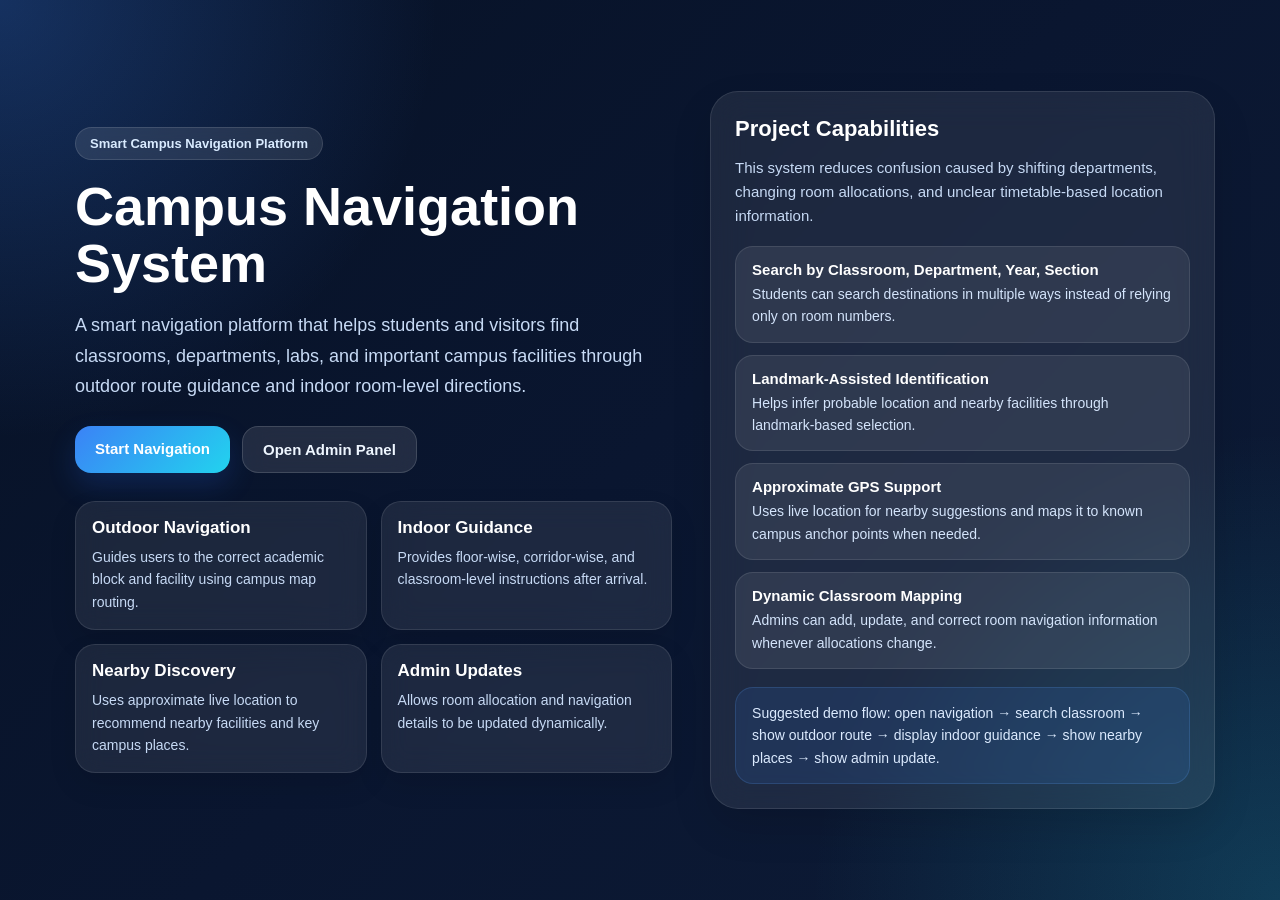
<file: index.html>
<!DOCTYPE html>
<html lang="en">
<head>
  <meta charset="UTF-8" />
  <meta name="viewport" content="width=device-width, initial-scale=1.0" />
  <title>Campus Navigation System</title>
  <style>
    *{
      box-sizing:border-box;
    }

    body{
      margin:0;
      font-family: Arial, sans-serif;
      color:#eef6ff;
      background:
        radial-gradient(circle at top left, rgba(59,130,246,0.28), transparent 28%),
        radial-gradient(circle at bottom right, rgba(34,211,238,0.18), transparent 30%),
        linear-gradient(135deg, #071226, #0a1630, #0d1b36);
      min-height:100vh;
    }

    .hero{
      min-height:100vh;
      display:flex;
      align-items:center;
      justify-content:center;
      padding:40px 20px;
    }

    .container{
      max-width:1150px;
      width:100%;
      display:grid;
      grid-template-columns:1.1fr 0.9fr;
      gap:28px;
      align-items:center;
    }

    .left{
      padding:10px;
    }

    .badge{
      display:inline-block;
      background:rgba(255,255,255,0.10);
      color:#d9ebff;
      padding:8px 14px;
      border-radius:999px;
      font-size:13px;
      font-weight:700;
      margin-bottom:18px;
      border:1px solid rgba(255,255,255,0.12);
      backdrop-filter: blur(12px);
      -webkit-backdrop-filter: blur(12px);
    }

    h1{
      margin:0 0 14px;
      font-size:54px;
      line-height:1.06;
      color:#ffffff;
    }

    .subtitle{
      font-size:18px;
      line-height:1.7;
      color:#c7daf5;
      max-width:650px;
      margin-bottom:24px;
    }

    .actions{
      display:flex;
      flex-wrap:wrap;
      gap:12px;
      margin-bottom:28px;
    }

    .btn{
      text-decoration:none;
      padding:14px 20px;
      border-radius:16px;
      font-weight:700;
      font-size:15px;
      transition:0.22s ease;
      display:inline-block;
    }

    .btn-primary{
      background:linear-gradient(135deg, #3b82f6, #22d3ee);
      color:white;
      box-shadow:0 12px 28px rgba(37,99,235,0.20);
    }

    .btn-primary:hover{
      transform:translateY(-2px);
      filter:brightness(1.04);
    }

    .btn-secondary{
      background:rgba(255,255,255,0.10);
      color:#eef6ff;
      border:1px solid rgba(255,255,255,0.14);
      backdrop-filter: blur(12px);
      -webkit-backdrop-filter: blur(12px);
    }

    .btn-secondary:hover{
      background:rgba(255,255,255,0.14);
    }

    .highlights{
      display:grid;
      grid-template-columns:repeat(2, minmax(0, 1fr));
      gap:14px;
      margin-top:10px;
    }

    .mini-card{
      background:rgba(255,255,255,0.08);
      border:1px solid rgba(255,255,255,0.10);
      border-radius:20px;
      padding:16px;
      box-shadow:0 12px 28px rgba(0,0,0,0.10);
      backdrop-filter: blur(14px);
      -webkit-backdrop-filter: blur(14px);
    }

    .mini-card h3{
      margin:0 0 8px;
      font-size:17px;
      color:#ffffff;
    }

    .mini-card p{
      margin:0;
      color:#c7daf5;
      font-size:14px;
      line-height:1.6;
    }

    .right{
      background:rgba(255,255,255,0.08);
      border:1px solid rgba(255,255,255,0.10);
      border-radius:28px;
      padding:24px;
      box-shadow:0 18px 40px rgba(0,0,0,0.12);
      backdrop-filter: blur(18px);
      -webkit-backdrop-filter: blur(18px);
    }

    .preview-title{
      margin:0 0 14px;
      font-size:22px;
      color:#ffffff;
    }

    .preview-sub{
      margin:0 0 18px;
      color:#c7daf5;
      line-height:1.6;
      font-size:15px;
    }

    .feature-list{
      display:grid;
      gap:12px;
    }

    .feature{
      background:rgba(255,255,255,0.08);
      border:1px solid rgba(255,255,255,0.10);
      border-radius:18px;
      padding:14px 16px;
    }

    .feature strong{
      display:block;
      font-size:15px;
      margin-bottom:5px;
      color:#ffffff;
    }

    .feature span{
      color:#d4e4fb;
      font-size:14px;
      line-height:1.6;
    }

    .footer-note{
      margin-top:18px;
      padding:14px 16px;
      border-radius:18px;
      background:rgba(59,130,246,0.12);
      color:#dbeafe;
      font-size:14px;
      line-height:1.6;
      border:1px solid rgba(96,165,250,0.18);
    }

    @media (max-width: 900px){
      .container{
        grid-template-columns:1fr;
      }

      h1{
        font-size:40px;
      }
    }

    @media (max-width: 600px){
      h1{
        font-size:34px;
      }

      .subtitle{
        font-size:16px;
      }

      .highlights{
        grid-template-columns:1fr;
      }

      .actions{
        flex-direction:column;
      }

      .btn{
        width:100%;
        text-align:center;
      }
    }
  </style>
</head>
<body>
  <section class="hero">
    <div class="container">
      <div class="left">
        <div class="badge">Smart Campus Navigation Platform</div>
        <h1>Campus Navigation System</h1>
        <p class="subtitle">
          A smart navigation platform that helps students and visitors find classrooms,
          departments, labs, and important campus facilities through outdoor route guidance
          and indoor room-level directions.
        </p>

        <div class="actions">
          <a class="btn btn-primary" href="navigator.html">Start Navigation</a>
          <a class="btn btn-secondary" href="admin.html">Open Admin Panel</a>
        </div>

        <div class="highlights">
          <div class="mini-card">
            <h3>Outdoor Navigation</h3>
            <p>Guides users to the correct academic block and facility using campus map routing.</p>
          </div>
          <div class="mini-card">
            <h3>Indoor Guidance</h3>
            <p>Provides floor-wise, corridor-wise, and classroom-level instructions after arrival.</p>
          </div>
          <div class="mini-card">
            <h3>Nearby Discovery</h3>
            <p>Uses approximate live location to recommend nearby facilities and key campus places.</p>
          </div>
          <div class="mini-card">
            <h3>Admin Updates</h3>
            <p>Allows room allocation and navigation details to be updated dynamically.</p>
          </div>
        </div>
      </div>

      <div class="right">
        <h2 class="preview-title">Project Capabilities</h2>
        <p class="preview-sub">
          This system reduces confusion caused by shifting departments, changing room allocations,
          and unclear timetable-based location information.
        </p>

        <div class="feature-list">
          <div class="feature">
            <strong>Search by Classroom, Department, Year, Section</strong>
            <span>Students can search destinations in multiple ways instead of relying only on room numbers.</span>
          </div>

          <div class="feature">
            <strong>Landmark-Assisted Identification</strong>
            <span>Helps infer probable location and nearby facilities through landmark-based selection.</span>
          </div>

          <div class="feature">
            <strong>Approximate GPS Support</strong>
            <span>Uses live location for nearby suggestions and maps it to known campus anchor points when needed.</span>
          </div>

          <div class="feature">
            <strong>Dynamic Classroom Mapping</strong>
            <span>Admins can add, update, and correct room navigation information whenever allocations change.</span>
          </div>
        </div>

        <div class="footer-note">
          Suggested demo flow: open navigation → search classroom → show outdoor route →
          display indoor guidance → show nearby places → show admin update.
        </div>
      </div>
    </div>
  </section>
</body>
</html>
</file>
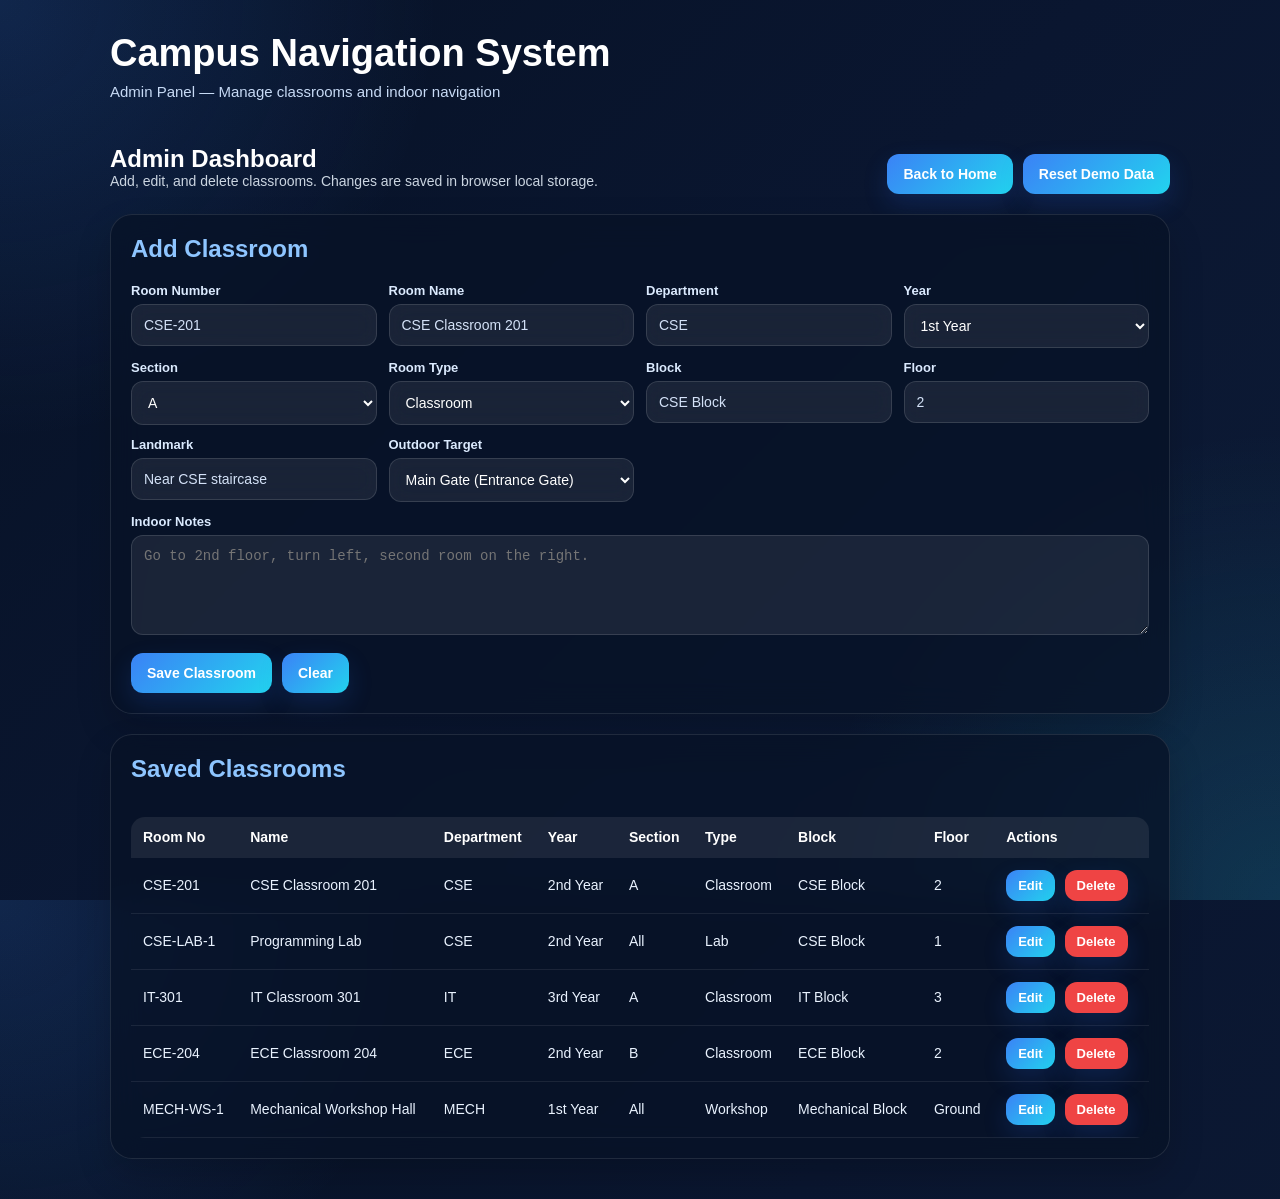
<file: admin.html>
<!DOCTYPE html>
<html lang="en">
<head>
  <meta charset="UTF-8" />
  <meta name="viewport" content="width=device-width, initial-scale=1.0" />
  <title>Admin Panel - Campus Navigation System</title>
  <link rel="stylesheet" href="style.css" />
  <style>
    body{
      margin:0;
      font-family: Arial, sans-serif;
      background:
        radial-gradient(circle at top left, rgba(59,130,246,0.18), transparent 28%),
        radial-gradient(circle at bottom right, rgba(34,211,238,0.14), transparent 30%),
        linear-gradient(135deg, #071226, #0a1630, #0d1b36);
      color:#eaf3ff;
      min-height:100vh;
    }

    .admin-page-header{
      max-width:1100px;
      margin:0 auto;
      padding:32px 20px 10px;
    }

    .admin-page-header h1{
      margin:0;
      font-size:38px;
      color:#ffffff;
    }

    .admin-page-header p{
      margin:8px 0 0;
      color:#c7daf5;
      font-size:15px;
    }

    .admin-container{
      max-width:1100px;
      margin:10px auto 30px;
      padding:20px;
    }

    .top-bar{
      display:flex;
      justify-content:space-between;
      align-items:center;
      gap:12px;
      flex-wrap:wrap;
      margin-bottom:20px;
    }

    .top-bar h2{
      margin:0;
      color:#ffffff;
    }

    .muted{
      color:#cbd5e1;
      font-size:14px;
    }

    .admin-card{
      background:rgba(8,18,38,0.74);
      border:1px solid rgba(255,255,255,0.10);
      border-radius:22px;
      padding:20px;
      margin-bottom:20px;
      text-align:left;
      box-shadow:0 16px 34px rgba(0,0,0,0.18);
      backdrop-filter: blur(16px);
      -webkit-backdrop-filter: blur(16px);
    }

    .admin-card h2{
      margin-top:0;
      color:#8ec5ff;
    }

    .admin-grid{
      display:grid;
      grid-template-columns:repeat(auto-fit, minmax(220px, 1fr));
      gap:12px;
    }

    .admin-grid input,
    .admin-grid select,
    .admin-grid textarea{
      width:100%;
      box-sizing:border-box;
      padding:12px;
      border:1px solid rgba(255,255,255,0.12);
      border-radius:12px;
      font-size:14px;
      outline:none;
      background:rgba(255,255,255,0.08);
      color:#ffffff;
    }

    .admin-grid textarea{
      min-height:100px;
      resize:vertical;
    }

    .admin-grid label{
      display:block;
      margin-bottom:6px;
      color:#dbeafe;
      font-size:13px;
      font-weight:600;
    }

    .admin-grid select option{
      color:#111827;
    }

    .admin-actions{
      display:flex;
      flex-wrap:wrap;
      gap:10px;
      margin-top:14px;
    }

    button{
      padding:12px 16px;
      background:linear-gradient(135deg, #3b82f6, #22d3ee);
      border:none;
      color:white;
      border-radius:12px;
      cursor:pointer;
      font-size:14px;
      font-weight:700;
      transition:0.2s ease;
    }

    button:hover{
      transform:translateY(-1px);
      filter:brightness(1.04);
    }

    .small-btn{
      padding:8px 12px;
      font-size:13px;
      margin-right:6px;
    }

    .danger{
      background:#ef4444;
    }

    .danger:hover{
      background:#dc2626;
    }

    table{
      width:100%;
      border-collapse:collapse;
      margin-top:14px;
      overflow:hidden;
      border-radius:14px;
    }

    th, td{
      padding:12px;
      text-align:left;
      border-bottom:1px solid rgba(255,255,255,0.08);
      font-size:14px;
      color:#eaf3ff;
    }

    th{
      background:rgba(255,255,255,0.08);
      color:#ffffff;
    }

    tr:hover{
      background:rgba(255,255,255,0.03);
    }

    @media (max-width: 768px){
      .admin-page-header{
        padding:24px 16px 8px;
      }

      .admin-page-header h1{
        font-size:28px;
      }

      .admin-container{
        padding:16px;
      }

      .admin-card{
        padding:16px;
        border-radius:18px;
      }

      th, td{
        font-size:12px;
        padding:10px 8px;
      }
    }
  </style>
</head>
<body>
  <div class="admin-page-header">
    <div>
      <h1>Campus Navigation System</h1>
      <p>Admin Panel — Manage classrooms and indoor navigation</p>
    </div>
  </div>

  <div class="admin-container">
    <div class="top-bar">
      <div>
        <h2 style="margin:0;">Admin Dashboard</h2>
        <div class="muted">Add, edit, and delete classrooms. Changes are saved in browser local storage.</div>
      </div>
      <div class="admin-actions">
        <button onclick="goHome()">Back to Home</button>
        <button onclick="resetData()">Reset Demo Data</button>
      </div>
    </div>

    <div class="admin-card">
      <h2 id="formTitle">Add Classroom</h2>

      <div class="admin-grid">
        <input type="hidden" id="roomId" />

        <div>
          <label>Room Number</label>
          <input type="text" id="roomNumber" placeholder="CSE-201" />
        </div>

        <div>
          <label>Room Name</label>
          <input type="text" id="roomName" placeholder="CSE Classroom 201" />
        </div>

        <div>
          <label>Department</label>
          <input type="text" id="department" placeholder="CSE" />
        </div>

        <div>
          <label>Year</label>
          <select id="year">
            <option value="1st Year">1st Year</option>
            <option value="2nd Year">2nd Year</option>
            <option value="3rd Year">3rd Year</option>
            <option value="4th Year">4th Year</option>
          </select>
        </div>

        <div>
          <label>Section</label>
          <select id="section">
            <option value="A">A</option>
            <option value="B">B</option>
            <option value="C">C</option>
            <option value="D">D</option>
            <option value="All">All</option>
          </select>
          </div>

        <div>
          <label>Room Type</label>
          <select id="roomType">
            <option value="Classroom">Classroom</option>
            <option value="Lab">Lab</option>
            <option value="Workshop">Workshop</option>
            <option value="Faculty Room">Faculty Room</option>
            <option value="Department Office">Department Office</option>
          </select>
        </div>

        <div>
          <label>Block</label>
          <input type="text" id="block" placeholder="CSE Block" />
        </div>

        <div>
          <label>Floor</label>
          <input type="text" id="floor" placeholder="2" />
        </div>

        <div>
          <label>Landmark</label>
          <input type="text" id="landmark" placeholder="Near CSE staircase" />
        </div>

        <div>
          <label>Outdoor Target</label>
          <select id="outdoorTargetId"></select>
        </div>

        <div style="grid-column:1 / -1;">
          <label>Indoor Notes</label>
          <textarea id="indoorNotes" placeholder="Go to 2nd floor, turn left, second room on the right."></textarea>
        </div>
      </div>

      <div class="admin-actions">
        <button onclick="saveClassroom()">Save Classroom</button>
        <button onclick="clearForm()">Clear</button>
      </div>
    </div>

    <div class="admin-card">
      <h2>Saved Classrooms</h2>
      <div style="overflow-x:auto;">
        <table>
          <thead>
            <tr>
              <th>Room No</th>
              <th>Name</th>
              <th>Department</th>
              <th>Year</th>
              <th>Section</th>
              <th>Type</th>
              <th>Block</th>
              <th>Floor</th>
              <th>Actions</th>
            </tr>
          </thead>
          <tbody id="classroomTableBody"></tbody>
        </table>
      </div>
    </div>
  </div>

  <script src="script.js"></script>
  <script>
    function populateOutdoorTargets() {
      const select = document.getElementById("outdoorTargetId");
      select.innerHTML = locations.map(loc =>
        `<option value="${loc.id}">${loc.name} (${loc.building || loc.category})</option>`
      ).join("");
    }

    function loadTable() {
      const classrooms = getClassrooms();
      const tbody = document.getElementById("classroomTableBody");

      if (!classrooms.length) {
        tbody.innerHTML = `<tr><td colspan="9">No classrooms added yet.</td></tr>`;
        return;
      }

      tbody.innerHTML = classrooms.map(room => `
        <tr>
          <td>${room.roomNumber}</td>
          <td>${room.roomName}</td>
          <td>${room.department}</td>
          <td>${room.year || ""}</td>
          <td>${room.section || ""}</td>
          <td>${room.roomType}</td>
          <td>${room.block}</td>
          <td>${room.floor}</td>
          <td>
            <button class="small-btn" onclick="editRoom('${room.id}')">Edit</button>
            <button class="small-btn danger" onclick="deleteRoom('${room.id}')">Delete</button>
          </td>
        </tr>
      `).join("");
    }

    function saveClassroom() {
      const roomId = document.getElementById("roomId").value.trim();
      const roomNumber = document.getElementById("roomNumber").value.trim();
      const roomName = document.getElementById("roomName").value.trim();
      const department = document.getElementById("department").value.trim();
      const yearEl = document.getElementById("year");
      const sectionEl = document.getElementById("section");

      const year = yearEl ? yearEl.value : "";
      const section = sectionEl ? sectionEl.value : "";
      const roomType = document.getElementById("roomType").value;
      const block = document.getElementById("block").value.trim();
      const floor = document.getElementById("floor").value.trim();
      const landmark = document.getElementById("landmark").value.trim();
      const indoorNotes = document.getElementById("indoorNotes").value.trim();
      const outdoorTargetId = document.getElementById("outdoorTargetId").value;

      if (!roomNumber || !roomName || !department || !block || !floor || !indoorNotes) {
        alert("Please fill all important fields.");
        return;
      }

      const classrooms = getClassrooms();

      const newRoom = {
        id: roomId || (roomNumber.toLowerCase().replace(/[^a-z0-9]+/g, "-") + "-" + Date.now()),
        roomNumber,
        roomName,
        department,
        year,
        section,
        roomType,
        block,
        floor,
        landmark,
        indoorNotes,
        outdoorTargetId
      };

      const index = classrooms.findIndex(r => r.id === newRoom.id);

      if (index >= 0) {
        classrooms[index] = newRoom;
      } else {
        classrooms.push(newRoom);
      }

      localStorage.setItem("mvgr_classrooms", JSON.stringify(classrooms));
      alert("Classroom saved successfully.");
      clearForm();
      loadTable();
    }

    function editRoom(id) {
      const classrooms = getClassrooms();
      const room = classrooms.find(r => r.id === id);
      if (!room) return;

      document.getElementById("formTitle").innerText = "Edit Classroom";
      document.getElementById("roomId").value = room.id;
      document.getElementById("roomNumber").value = room.roomNumber;
      document.getElementById("roomName").value = room.roomName;
      document.getElementById("department").value = room.department;
      document.getElementById("year").value = room.year || "1st Year";
      document.getElementById("section").value = room.section || "A";
      document.getElementById("roomType").value = room.roomType;
      document.getElementById("block").value = room.block;
      document.getElementById("floor").value = room.floor;
      document.getElementById("landmark").value = room.landmark || "";
      document.getElementById("indoorNotes").value = room.indoorNotes;
      document.getElementById("outdoorTargetId").value = room.outdoorTargetId;

      window.scrollTo({ top: 0, behavior: "smooth" });
    }

    function deleteRoom(id) {
      const ok = confirm("Are you sure you want to delete this classroom?");
      if (!ok) return;

      const classrooms = getClassrooms().filter(r => r.id !== id);
      localStorage.setItem("mvgr_classrooms", JSON.stringify(classrooms));
      loadTable();
    }

    function clearForm() {
      document.getElementById("formTitle").innerText = "Add Classroom";
      document.getElementById("roomId").value = "";
      document.getElementById("roomNumber").value = "";
      document.getElementById("roomName").value = "";
      document.getElementById("department").value = "";
      document.getElementById("year").value = "1st Year";
      document.getElementById("section").value = "A";
      document.getElementById("roomType").value = "Classroom";
      document.getElementById("block").value = "";
      document.getElementById("floor").value = "";
      document.getElementById("landmark").value = "";
      document.getElementById("indoorNotes").value = "";
      if (document.getElementById("outdoorTargetId").options.length > 0) {
        document.getElementById("outdoorTargetId").selectedIndex = 0;
      }
    }

    function resetData() {
      const ok = confirm("Reset all classroom data to demo defaults?");
      if (!ok) return;

      localStorage.setItem("mvgr_classrooms", JSON.stringify(defaultClassrooms));
      clearForm();
      loadTable();
      alert("Demo data restored.");
    }

    function goHome() {
      window.location.href = "index.html";
    }

    populateOutdoorTargets();
    loadTable();
  </script>
</body>
</html>
</file>
<file: style.css>
*{
  box-sizing:border-box;
}

html, body{
  margin:0;
  padding:0;
  width:100%;
  height:100%;
  font-family: Arial, sans-serif;
}

body.pro-ui{
  background:
    radial-gradient(circle at top left, rgba(59,130,246,0.18), transparent 28%),
    radial-gradient(circle at bottom right, rgba(34,211,238,0.14), transparent 30%),
    linear-gradient(135deg, #071226, #0a1630, #0d1b36);
  color:#eaf3ff;
  overflow:hidden;
}

.mobileAppShell{
  position:relative;
  width:100%;
  height:100vh;
}

#map{
  width:100%;
  height:100vh;
  z-index:1;
}

.mobileTopBar{
  position:absolute;
  top:12px;
  left:12px;
  right:12px;
  z-index:1000;
  display:flex;
  align-items:center;
  justify-content:space-between;
  gap:10px;
}

.mobileBrand{
  flex:1;
  background:rgba(8,18,38,0.68);
  border:1px solid rgba(255,255,255,0.10);
  backdrop-filter: blur(18px);
  -webkit-backdrop-filter: blur(18px);
  border-radius:20px;
  padding:14px 16px;
  box-shadow:0 14px 30px rgba(0,0,0,0.16);
}

.mobileBrandTitle{
  font-size:18px;
  font-weight:800;
  color:#ffffff;
}

.mobileBrandSub{
  margin-top:4px;
  font-size:12px;
  color:#c6d9f7;
}

.mobileSearchCard{
  position:absolute;
  top:92px;
  left:12px;
  right:12px;
  z-index:1000;
  background:rgba(8,18,38,0.68);
  border:1px solid rgba(255,255,255,0.10);
  backdrop-filter: blur(18px);
  -webkit-backdrop-filter: blur(18px);
  border-radius:20px;
  padding:14px;
  box-shadow:0 14px 30px rgba(0,0,0,0.16);
}

.searchWrap{
  position:relative;
  width:100%;
  margin-bottom:10px;
}

.mainSearchWrap{
  width:100%;
}

input, select{
  width:100%;
  padding:13px 14px;
  border:1px solid rgba(255,255,255,0.14);
  border-radius:16px;
  font-size:14px;
  outline:none;
  background:rgba(255,255,255,0.10);
  color:#ffffff;
  backdrop-filter: blur(10px);
  -webkit-backdrop-filter: blur(10px);
}

input::placeholder{
  color:#d4e2f8;
}

select option{
  color:#111827;
}

input:focus, select:focus{
  border-color:rgba(96,165,250,0.88);
  box-shadow:0 0 0 3px rgba(59,130,246,0.18);
}

button{
  padding:12px 16px;
  border:none;
  border-radius:14px;
  cursor:pointer;
  font-size:14px;
  font-weight:700;
  color:#ffffff;
  background:linear-gradient(135deg, #3b82f6, #22d3ee);
  box-shadow:0 10px 24px rgba(37,99,235,0.18);
  transition:0.2s ease;
}

button:hover{
  transform:translateY(-1px);
  filter:brightness(1.04);
}

.mobilePrimaryActions{
  display:grid;
  grid-template-columns:1fr 1fr;
  gap:10px;
  margin-top:10px;
}

.drawerToggle{
  width:52px;
  height:52px;
  border-radius:18px;
  padding:0;
  font-size:20px;
  flex:0 0 52px;
}

.indoorLayoutCard{
  margin-top:14px;
  padding:14px;
  border-radius:18px;
  background:rgba(255,255,255,0.06);
  border:1px solid rgba(255,255,255,0.10);
}

.indoorLayoutCard h4{
  margin:0 0 12px;
  font-size:15px;
  color:#ffffff;
}

#indoorLayout{
  color:#e6f0ff;
}

.floorBadge{
  display:inline-block;
  margin-bottom:10px;
  padding:6px 10px;
  border-radius:999px;
  background:rgba(59,130,246,0.18);
  border:1px solid rgba(96,165,250,0.20);
  color:#dbeafe;
  font-size:12px;
  font-weight:700;
}

.layoutLegend{
  font-size:12px;
  color:#cbd5e1;
  margin-bottom:10px;
}

.floorPlan{
  display:flex;
  flex-direction:column;
  gap:10px;
}

.floorRow{
  display:flex;
  gap:8px;
  flex-wrap:wrap;
}

.floorBox{
  min-width:72px;
  padding:12px 10px;
  border-radius:14px;
  text-align:center;
  font-size:12px;
  font-weight:700;
  border:1px solid rgba(255,255,255,0.10);
  background:rgba(255,255,255,0.06);
  color:#eaf3ff;
}

.floorBox.stairs{
  background:rgba(245,158,11,0.18);
  border-color:rgba(245,158,11,0.30);
  color:#fde68a;
}

.floorBox.corridor{
  flex:1;
  min-width:100px;
  background:rgba(255,255,255,0.04);
  color:#cbd5e1;
}

.floorBox.room-active{
  background:linear-gradient(135deg, #3b82f6, #22d3ee);
  color:#ffffff;
  border-color:transparent;
  box-shadow:0 8px 18px rgba(37,99,235,0.24);
}

.layoutNote{
  margin-top:10px;
  font-size:12px;
  color:#cbd5e1;
  line-height:1.5;
}

.mobileMapMeta{
  position:absolute;
  right:12px;
  top:290px;
  z-index:950;
  display:flex;
  flex-direction:column;
  gap:8px;
  align-items:flex-end;
}

.mapBadge,
#coordsBox{
  background:rgba(8,18,38,0.68);
  color:#eef6ff;
  border:1px solid rgba(255,255,255,0.10);
  border-radius:16px;
  padding:9px 12px;
  box-shadow:0 10px 24px rgba(0,0,0,0.14);
  backdrop-filter: blur(16px);
  -webkit-backdrop-filter: blur(16px);
  font-size:12px;
  max-width:210px;
}

.routeSheet{
  position:absolute;
  left:12px;
  right:12px;
  bottom:12px;
  z-index:1000;
  background:rgba(8,18,38,0.78);
  border:1px solid rgba(255,255,255,0.10);
  backdrop-filter: blur(18px);
  -webkit-backdrop-filter: blur(18px);
  border-radius:24px;
  box-shadow:0 18px 40px rgba(0,0,0,0.22);
  overflow:hidden;
  transition:all 0.28s ease;
}

.routeSheet.collapsed{
  height:120px;
}

.routeSheet.expanded{
  height:52vh;
}

.routeSheetHandle{
  width:52px;
  height:6px;
  border-radius:999px;
  background:rgba(255,255,255,0.28);
  margin:10px auto 6px;
}

.routeSheetHeader{
  display:flex;
  align-items:center;
  justify-content:space-between;
  gap:12px;
  padding:0 14px 10px;
  cursor:pointer;
}

.routeSheetHeader h2{
  margin:0;
  font-size:17px;
  color:#ffffff;
}

.routeSheetToggleBtn{
  width:40px;
  height:40px;
  padding:0;
  border-radius:12px;
  font-size:18px;
  line-height:1;
  box-shadow:none;
}

.routeSheetBody{
  padding:0 14px 14px;
  height:calc(100% - 56px);
  overflow:auto;
}

.resultHeader{
  display:flex;
  align-items:center;
  justify-content:space-between;
  gap:12px;
  margin-bottom:8px;
}

.resultHeader h2{
  margin:0;
  font-size:17px;
  color:#ffffff;
}

.resultHint{
  font-size:11px;
  color:#bfd4f5;
}

#result,
#indoorResult,
#nearbyResult,
#scanResult,
#journeyResult{
  font-size:13px;
  line-height:1.55;
  color:#e6f0ff;
}

.route-step{
  background:rgba(255,255,255,0.08);
  border:1px solid rgba(255,255,255,0.10);
  padding:9px 10px;
  border-radius:14px;
  margin:7px 0;
}

.resultImageWrap{
  width:100%;
  margin-bottom:12px;
  border-radius:16px;
  overflow:hidden;
}

.resultImage{
  width:100%;
  height:160px;
  object-fit:cover;
  display:block;
  border-radius:16px;
}

.advancedDrawer{
  position:fixed;
  top:0;
  right:0;
  width:100%;
  max-width:100%;
  height:100vh;
  z-index:1300;
  transform:translateX(100%);
  transition:transform 0.28s ease;
  background:rgba(8,18,38,0.92);
  border-left:1px solid rgba(255,255,255,0.10);
  backdrop-filter: blur(22px);
  -webkit-backdrop-filter: blur(22px);
  box-shadow:-16px 0 36px rgba(0,0,0,0.20);
  overflow-y:auto;
  padding:16px;
}

.advancedDrawer.open{
  transform:translateX(0);
}

.drawerHeader{
  display:flex;
  align-items:flex-start;
  justify-content:space-between;
  gap:14px;
  margin-bottom:18px;
}

.drawerHeader h2{
  margin:0;
  font-size:22px;
  color:#ffffff;
}

.drawerHeader p{
  margin:6px 0 0;
  font-size:13px;
  color:#bfd4f5;
}

.closeDrawerBtn{
  width:44px;
  height:44px;
  padding:0;
  border-radius:14px;
}

.drawerSection{
  background:rgba(255,255,255,0.08);
  border:1px solid rgba(255,255,255,0.10);
  border-radius:20px;
  padding:14px;
  margin-bottom:14px;
  box-shadow:0 10px 24px rgba(0,0,0,0.10);
}

.drawerSection h3{
  margin:0 0 10px;
  font-size:17px;
  color:#ffffff;
}

.drawerActions{
  display:flex;
  gap:10px;
  flex-wrap:wrap;
  margin:10px 0 12px;
}

.drawerActionGrid{
  display:grid;
  grid-template-columns:1fr 1fr;
  width:100%;
  gap:10px;
}

.drawerActionGrid button{
  width:100%;
}

#suggestionsBox{
  position:absolute;
  top:54px;
  left:0;
  width:100%;
  background:rgba(12,25,50,0.96);
  border:1px solid rgba(255,255,255,0.10);
  border-radius:16px;
  overflow:hidden;
  box-shadow:0 18px 36px rgba(0,0,0,0.24);
  z-index:1500;
  display:none;
  text-align:left;
}

.suggestion-item{
  padding:12px 14px;
  cursor:pointer;
  border-bottom:1px solid rgba(255,255,255,0.07);
  color:#eef6ff;
  font-size:14px;
}

.suggestion-item:last-child{
  border-bottom:none;
}

.suggestion-item:hover{
  background:rgba(255,255,255,0.08);
}

.result-popup{
  background:rgba(12,25,50,0.95);
  padding:8px 0;
  border-radius:14px;
  color:#eef6ff;
  font-size:14px;
}

.match-item{
  padding:10px 0;
  border-top:1px solid rgba(255,255,255,0.08);
  cursor:pointer;
}

.match-item:hover{
  opacity:0.85;
}

.journeyModal{
  position:fixed;
  inset:0;
  background:rgba(0,0,0,0.45);
  display:none;
  align-items:center;
  justify-content:center;
  z-index:2000;
  backdrop-filter: blur(6px);
  -webkit-backdrop-filter: blur(6px);
}

.journeyModal.open{
  display:flex;
}

.journeyModalCard{
  width:94vw;
  max-width:94vw;
  background:rgba(8,18,38,0.88);
  border:1px solid rgba(255,255,255,0.10);
  border-radius:24px;
  padding:18px;
  box-shadow:0 20px 50px rgba(0,0,0,0.30);
  backdrop-filter: blur(18px);
  -webkit-backdrop-filter: blur(18px);
}

.journeyModalHeader{
  display:flex;
  align-items:flex-start;
  justify-content:space-between;
  gap:14px;
  margin-bottom:18px;
}

.journeyModalHeader h2{
  margin:0;
  font-size:22px;
  color:#ffffff;
}

.journeyFormGroup{
  margin-bottom:14px;
}

.journeyFormGroup label{
  display:block;
  margin-bottom:8px;
  font-size:14px;
  font-weight:700;
  color:#d8e8ff;
}

.journeyModalActions{
  display:flex;
  gap:10px;
  flex-wrap:wrap;
  margin-top:10px;
}

.leaflet-popup-content-wrapper,
.leaflet-popup-tip{
  background:#ffffff !important;
  color:#111827 !important;
  border-radius:16px;
  border:1px solid rgba(0,0,0,0.08);
  box-shadow:0 12px 24px rgba(0,0,0,0.18);
}

.leaflet-popup-content{
  color:#111827 !important;
  font-weight:600;
}

.leaflet-popup-content b,
.leaflet-popup-content strong{
  color:#111827 !important;
}

.leaflet-popup-content small,
.leaflet-popup-content span,
.leaflet-popup-content div{
  color:#374151 !important;
}

.leaflet-routing-container{
  background:rgba(12,25,50,0.94) !important;
  color:#eef6ff !important;
  border-radius:16px !important;
  box-shadow:0 14px 30px rgba(0,0,0,0.22) !important;
  border:1px solid rgba(255,255,255,0.10) !important;
  backdrop-filter: blur(12px) !important;
}

.leaflet-routing-container,
.leaflet-routing-alt,
.leaflet-routing-alt h2,
.leaflet-routing-alt h3{
  color:#eef6ff !important;
}

@media (min-width: 900px){
  .routeSheet{
    left:18px;
    bottom:18px;
    width:430px;
    right:auto;
  }

  .routeSheet.collapsed{
    height:160px;
  }

  .routeSheet.expanded{
    height:42vh;
  }
  .mobileTopBar{
    top:18px;
    left:18px;
    right:18px;
  }

  .mobileBrandTitle{
    font-size:22px;
  }

  .mobileBrandSub{
    font-size:13px;
  }

  .mobileSearchCard{
    top:90px;
    left:18px;
    right:18px;
    display:grid;
    grid-template-columns:1.8fr 1fr auto;
    gap:10px;
    align-items:center;
  }

  .searchWrap{
    margin-bottom:0;
  }

  .mobilePrimaryActions{
    grid-template-columns:1fr 1fr;
    margin-top:0;
  }

  .mobileMapMeta{
    top:160px;
    right:18px;
    bottom:auto;
  }

  .mobileResultCard{
    left:18px;
    bottom:18px;
    width:430px;
    max-width:calc(100vw - 36px);
    max-height:38vh;
  }

  .advancedDrawer{
    width:380px;
    max-width:92vw;
  }

  .journeyModalCard{
    width:460px;
    max-width:92vw;
  }
}
@media (max-width: 768px){
  .resultImage{
    height:130px;
  }
}
</file>
